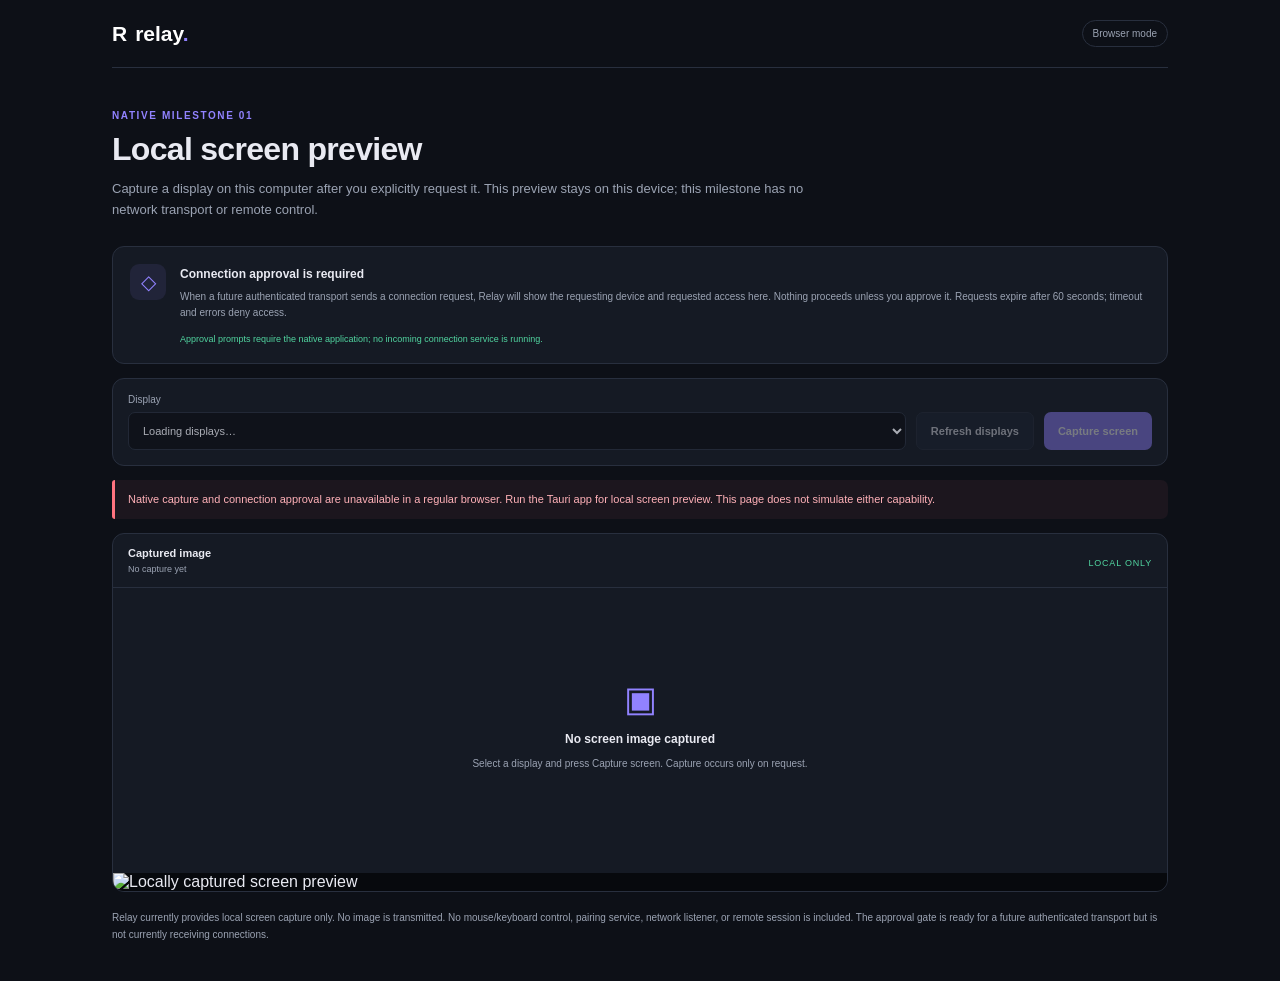
<file: desktop-ui/index.html>
<!doctype html>
<html lang="en">
<head>
  <meta charset="utf-8">
  <meta name="viewport" content="width=device-width, initial-scale=1">
  <meta name="color-scheme" content="dark light">
  <title>Relay — Local Screen Preview</title>
  <link rel="stylesheet" href="style.css">
  <script src="app.js" defer></script>
</head>
<body>
  <main class="shell">
    <header class="top"><a class="brand" href="#">R <span>relay<span class="dot">.</span></span></a><span id="runtime" class="badge">Checking runtime…</span></header>
    <section class="intro"><div class="eyebrow">NATIVE MILESTONE 01</div><h1>Local screen preview</h1><p>Capture a display on this computer after you explicitly request it. This preview stays on this device; this milestone has no network transport or remote control.</p></section>
    <section class="approval-policy card"><div class="policy-icon">◇</div><div><strong>Connection approval is required</strong><p>When a future authenticated transport sends a connection request, Relay will show the requesting device and requested access here. Nothing proceeds unless you approve it. Requests expire after 60 seconds; timeout and errors deny access.</p><span id="approval-status">No incoming connection service is running.</span></div></section>
    <section class="toolbar card"><div class="field"><label for="monitor">Display</label><select id="monitor" disabled><option>Loading displays…</option></select></div><button id="refresh" class="secondary" disabled>Refresh displays</button><button id="capture" class="primary" disabled>Capture screen</button></section>
    <p id="status" class="status" role="status">Checking whether this window is running as a native app…</p>
    <section class="preview card"><div class="preview-head"><div><strong>Captured image</strong><span id="dimensions">No capture yet</span></div><span class="local-label"><i></i> LOCAL ONLY</span></div><div id="placeholder" class="placeholder"><div class="display-icon">▣</div><strong>No screen image captured</strong><p>Select a display and press Capture screen. Capture occurs only on request.</p></div><img id="screen" alt="Locally captured screen preview" hidden></section>
    <footer>Relay currently provides local screen capture only. No image is transmitted. No mouse/keyboard control, pairing service, network listener, or remote session is included. The approval gate is ready for a future authenticated transport but is not currently receiving connections.</footer>
  </main>
  <dialog id="approval-dialog" class="approval-dialog" aria-labelledby="approval-title">
    <div class="dialog-eyebrow">INCOMING CONNECTION · REVIEW CAREFULLY</div>
    <h2 id="approval-title">Allow this device to connect?</h2>
    <p class="dialog-warning">Only approve a device and person you recognize. Approval is not authentication; the future transport must already have authenticated this device.</p>
    <dl class="request-details"><div><dt>Device name</dt><dd id="request-name"></dd></div><div><dt>Device ID</dt><dd id="request-id"></dd></div><div><dt>Operating system</dt><dd id="request-os"></dd></div><div><dt>Requested access</dt><dd id="request-access"></dd></div></dl>
    <p class="expiry">This request expires in 60 seconds. No response means deny.</p>
    <div class="dialog-buttons"><button id="deny-request" class="secondary">Deny</button><button id="approve-request" class="primary">Approve request</button></div>
  </dialog>
</body>
</html>
</file>
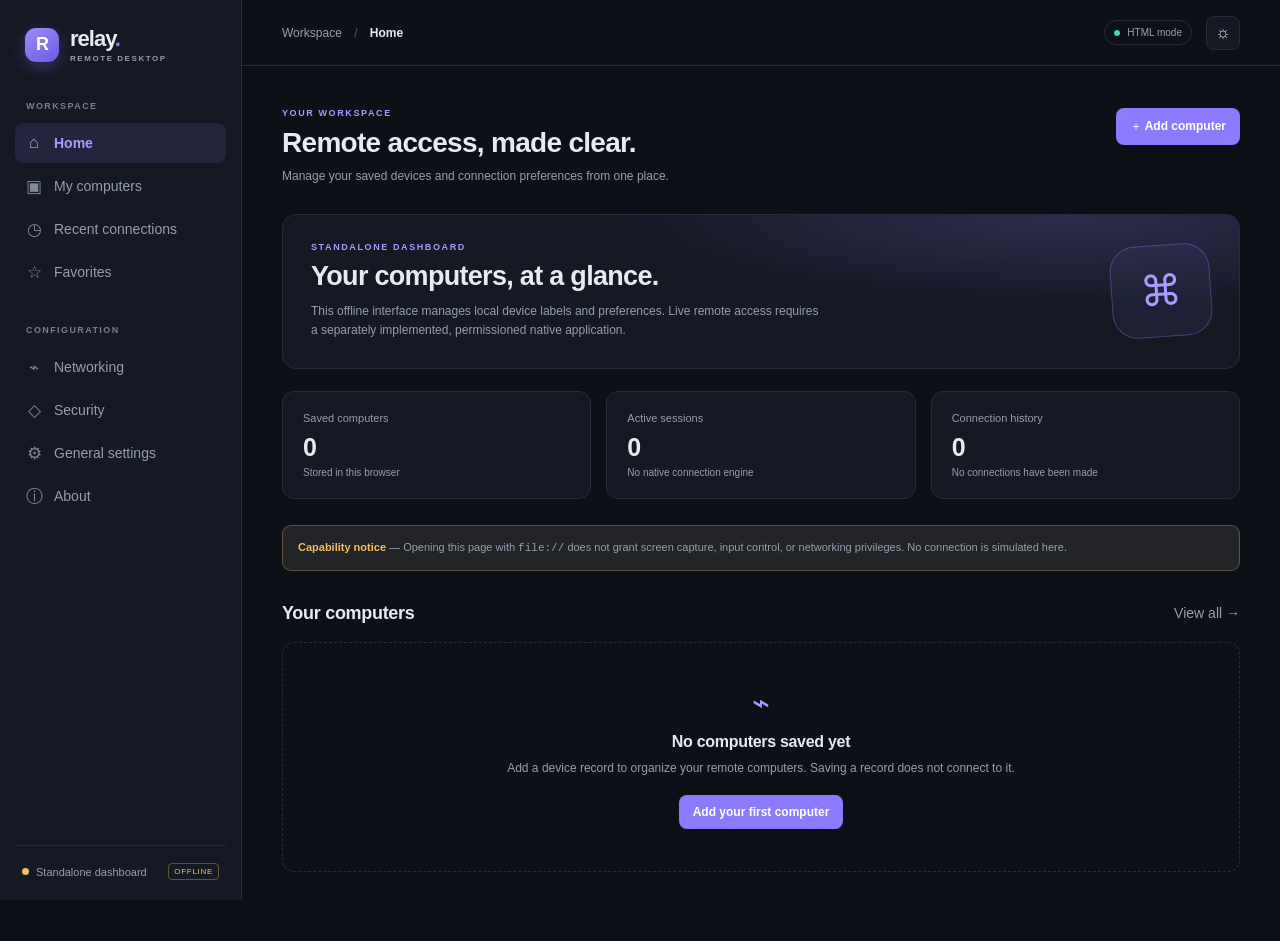
<file: frontend/index.html>
<!doctype html>
<html lang="en">
<head>
  <meta charset="utf-8">
  <meta name="viewport" content="width=device-width, initial-scale=1">
  <meta name="color-scheme" content="dark light">
  <title>Relay — Remote Desktop</title>
  <link rel="stylesheet" href="style.css">
  <script src="app.js" defer></script>
</head>
<body>
  <div class="app-shell">
    <aside class="sidebar" aria-label="Main navigation">
      <a class="brand" href="#home" aria-label="Relay home"><span class="brand-mark">R</span><span>relay<span class="brand-dot">.</span><small>REMOTE DESKTOP</small></span></a>
      <div class="nav-label">WORKSPACE</div>
      <nav id="navigation">
        <a href="#home" data-page="home" class="nav-item active"><span>⌂</span>Home</a>
        <a href="#computers" data-page="computers" class="nav-item"><span>▣</span>My computers</a>
        <a href="#recent" data-page="recent" class="nav-item"><span>◷</span>Recent connections</a>
        <a href="#favorites" data-page="favorites" class="nav-item"><span>☆</span>Favorites</a>
      </nav>
      <div class="nav-label nav-label-spaced">CONFIGURATION</div>
      <nav>
        <a href="#networking" data-page="networking" class="nav-item"><span>⌁</span>Networking</a>
        <a href="#security" data-page="security" class="nav-item"><span>◇</span>Security</a>
        <a href="#settings" data-page="settings" class="nav-item"><span>⚙</span>General settings</a>
        <a href="#about" data-page="about" class="nav-item"><span>ⓘ</span>About</a>
      </nav>
      <div class="sidebar-footer"><span class="status-dot"></span> Standalone dashboard <span class="offline-tag">OFFLINE</span></div>
    </aside>
    <main class="main-area">
      <header class="topbar"><div class="breadcrumb">Workspace <span>/</span> <strong id="crumb">Home</strong></div><div class="top-actions"><span class="mode-pill"><span class="status-dot"></span> HTML mode</span><button class="icon-button" id="theme-toggle" title="Toggle color theme" aria-label="Toggle color theme">☼</button></div></header>
      <div id="notice" class="notice" role="status" hidden></div>
      <section id="view" class="view" aria-live="polite"></section>
    </main>
  </div>
  <dialog id="add-dialog" class="dialog">
    <form id="add-form" method="dialog">
      <div class="dialog-heading"><div><div class="eyebrow">DEVICE MANAGEMENT</div><h2>Add a computer</h2></div><button class="icon-button" value="cancel" aria-label="Close">×</button></div>
      <p class="muted">Save a device label and ID locally. This dashboard cannot discover or connect to computers.</p>
      <label>Computer name<input name="name" maxlength="80" required placeholder="e.g. Studio Mac"></label>
      <label>Device ID<input name="deviceId" maxlength="100" required placeholder="Enter an ID provided by your trusted device"></label>
      <div class="dialog-actions"><button class="button secondary" value="cancel">Cancel</button><button class="button primary" value="save">Save device</button></div>
    </form>
  </dialog>
</body>
</html>
</file>
<file: desktop-ui/style.css>
*{box-sizing:border-box} :root{font-family:Inter,-apple-system,BlinkMacSystemFont,"Segoe UI",sans-serif;color:#e9eaf2;background:#0d1017;font-synthesis:none;text-rendering:optimizeLegibility;--bg:#0d1017;--panel:#151a24;--line:#282f3e;--muted:#9ba3b3;--accent:#9182ff;--green:#51d5a0;--yellow:#f2bd61}body{margin:0;min-width:320px;background:var(--bg);color:#e9eaf2}.shell{max-width:1120px;margin:auto;padding:0 32px 38px}.top{height:68px;border-bottom:1px solid var(--line);display:flex;align-items:center;justify-content:space-between}.brand{display:flex;align-items:center;gap:8px;color:white;text-decoration:none;font-size:21px;font-weight:800}.brand:first-letter{background:var(--accent);border-radius:8px;padding:4px 8px}.dot{color:var(--accent)}.badge{font-size:10px;color:var(--muted);border:1px solid var(--line);border-radius:16px;padding:7px 10px}.intro{padding:42px 0 25px}.eyebrow{font-size:10px;letter-spacing:1.6px;color:var(--accent);font-weight:750;margin-bottom:10px}h1{font-size:32px;letter-spacing:-.7px;margin:0 0 10px}.intro p{max-width:720px;color:var(--muted);font-size:13px;line-height:1.65;margin:0}.card{background:var(--panel);border:1px solid var(--line);border-radius:12px}.toolbar{display:flex;align-items:flex-end;gap:10px;padding:15px;margin-bottom:14px}.field{flex:1;min-width:200px}label{display:block;color:var(--muted);font-size:10px;margin-bottom:7px}select,button{height:38px;border-radius:7px;font:inherit;font-size:11px}select{width:100%;border:1px solid var(--line);background:var(--bg);color:#e9eaf2;padding:0 10px}button{padding:0 14px;cursor:pointer;font-weight:650}button:disabled{opacity:.42;cursor:not-allowed}.primary{background:var(--accent);border:0;color:white}.secondary{border:1px solid var(--line);background:#1b2230;color:#e9eaf2}.status{border-left:3px solid var(--accent);background:#9182ff10;color:var(--muted);font-size:11px;line-height:1.55;padding:11px 13px;border-radius:3px 7px 7px 3px}.status.error{border-color:#ff737f;color:#ffb1b8;background:#ff737f10}.status.success{border-color:var(--green);color:var(--green);background:#51d5a010}.preview{min-height:320px;margin-top:14px;overflow:hidden}.preview-head{display:flex;justify-content:space-between;align-items:center;padding:13px 15px;border-bottom:1px solid var(--line)}.preview-head strong{display:block;font-size:11px}.preview-head span{display:block;font-size:9px;color:var(--muted);margin-top:5px}.local-label{font-size:9px!important;letter-spacing:.8px;color:var(--green)!important;display:flex;align-items:center;gap:6px}.local-label i{width:6px;height:6px;background:var(--green);border-radius:50%}.placeholder{min-height:285px;display:flex;align-items:center;justify-content:center;flex-direction:column;text-align:center;padding:25px}.display-icon{font-size:35px;color:var(--accent);margin-bottom:13px}.placeholder strong{font-size:12px}.placeholder p{max-width:380px;color:var(--muted);font-size:10px;line-height:1.6}#screen{display:block;width:100%;height:auto;max-height:70vh;object-fit:contain;background:#07090d}footer{font-size:10px;color:var(--muted);line-height:1.7;margin-top:17px}.approval-policy{display:flex;gap:14px;padding:17px;margin-bottom:14px}.policy-icon{flex:none;width:36px;height:36px;display:grid;place-items:center;border-radius:9px;background:#9182ff18;color:var(--accent);font-size:20px}.approval-policy strong{font-size:12px}.approval-policy p{font-size:10px;line-height:1.6;color:var(--muted);margin:7px 0}.approval-policy span{font-size:9px;color:var(--green)}.approval-dialog{width:min(490px,calc(100% - 28px));background:#151a24;color:#e9eaf2;border:1px solid #343c4d;border-radius:14px;padding:23px;box-shadow:0 24px 80px #0009}.approval-dialog::backdrop{background:#05070bd9;backdrop-filter:blur(4px)}.dialog-eyebrow{font-size:9px;letter-spacing:1.4px;color:#ffbd66;font-weight:750;margin-bottom:10px}.approval-dialog h2{font-size:19px;margin:0 0 9px}.dialog-warning{font-size:11px;line-height:1.6;color:#ffca88}.request-details{margin:18px 0 12px;border-top:1px solid #282f3e}.request-details div{display:grid;grid-template-columns:125px 1fr;gap:12px;padding:10px 0;border-bottom:1px solid #282f3e}.request-details dt{font-size:10px;color:#9ba3b3}.request-details dd{font-size:11px;margin:0;overflow-wrap:anywhere}.expiry{font-size:10px;color:#9ba3b3}.dialog-buttons{display:flex;justify-content:flex-end;gap:9px;margin-top:20px}.expiry{color:#f2bd61}@media(max-width:600px){.shell{padding:0 15px 26px}.intro{padding-top:30px}h1{font-size:27px}.toolbar{align-items:stretch;flex-direction:column}.field{min-width:0}button{width:100%}.preview{min-height:250px}.approval-policy{align-items:flex-start}.request-details div{grid-template-columns:100px 1fr}.dialog-buttons{flex-direction:column-reverse}}
</file>
<file: frontend/style.css>
@import url('data:text/css,');
:root{font-family:Inter,-apple-system,BlinkMacSystemFont,"Segoe UI",sans-serif;color:#e8eaf2;background:#0d1017;font-synthesis:none;text-rendering:optimizeLegibility;--bg:#0d1017;--panel:#141923;--panel2:#191f2b;--border:#262d3a;--text:#e8eaf2;--muted:#969eaf;--accent:#8b7cff;--accent2:#a79cff;--green:#51d5a0;--yellow:#f3be63;--red:#ff7f8a;--shadow:0 12px 32px #0003}
:root[data-theme="light"]{color-scheme:light;color:#202432;background:#f4f6fa;--bg:#f4f6fa;--panel:#fff;--panel2:#f6f7fb;--border:#e1e5ed;--text:#202432;--muted:#687184;--accent:#6653e8;--accent2:#5844d5;--green:#168c63;--yellow:#a76b0a;--red:#c84352;--shadow:0 12px 32px #27334a12}
*{box-sizing:border-box}body{margin:0;min-width:320px;background:var(--bg);color:var(--text);font-size:14px}.app-shell{min-height:100vh}.sidebar{width:242px;position:fixed;inset:0 auto 0 0;background:var(--panel);border-right:1px solid var(--border);padding:26px 15px 16px;display:flex;flex-direction:column;z-index:2}.brand{display:flex;gap:11px;align-items:center;color:var(--text);text-decoration:none;font-size:22px;font-weight:750;letter-spacing:-1px;padding:0 10px 38px}.brand-mark{display:grid;place-items:center;width:34px;height:34px;border-radius:11px;background:linear-gradient(145deg,#9b8cff,#6b5bdf);color:white;font-size:18px;box-shadow:0 5px 16px #7765ed55}.brand-dot{color:var(--accent)}.brand small{display:block;font-size:8px;letter-spacing:1.55px;font-weight:650;color:var(--muted);margin-top:2px}.nav-label{font-size:9px;letter-spacing:1.4px;color:#777f90;font-weight:750;padding:0 11px 9px}.nav-label-spaced{margin-top:30px}.nav-item{height:40px;padding:0 11px;display:flex;align-items:center;gap:12px;border-radius:8px;color:var(--muted);text-decoration:none;margin:3px 0;transition:.15s}.nav-item>span{width:16px;text-align:center;font-size:17px;color:#81899a}.nav-item:hover{background:var(--panel2);color:var(--text)}.nav-item.active{color:var(--accent2);background:color-mix(in srgb,var(--accent) 12%,transparent);font-weight:650}.nav-item.active>span{color:var(--accent2)}.sidebar-footer{margin-top:auto;border-top:1px solid var(--border);padding:17px 7px 4px;color:var(--muted);font-size:11px;display:flex;align-items:center;gap:7px}.status-dot{width:7px;height:7px;border-radius:50%;background:var(--yellow);display:inline-block;flex:none}.offline-tag{margin-left:auto;font-size:8px;letter-spacing:.7px;color:var(--yellow);border:1px solid color-mix(in srgb,var(--yellow) 35%,transparent);border-radius:4px;padding:3px 5px}.main-area{margin-left:242px;min-height:100vh}.topbar{height:66px;display:flex;align-items:center;justify-content:space-between;padding:0 40px;border-bottom:1px solid var(--border);background:var(--bg)}.breadcrumb{color:var(--muted);font-size:12px}.breadcrumb span{margin:0 9px;color:#555d6c}.breadcrumb strong{color:var(--text);font-weight:600}.top-actions{display:flex;align-items:center;gap:14px}.mode-pill{font-size:10px;color:var(--muted);border:1px solid var(--border);padding:6px 9px;border-radius:20px;display:flex;align-items:center;gap:7px}.mode-pill .status-dot{background:var(--green);width:6px;height:6px}.icon-button{width:34px;height:34px;border-radius:8px;background:var(--panel);border:1px solid var(--border);color:var(--text);font-size:17px;cursor:pointer}.icon-button:hover{border-color:var(--accent)}.view{max-width:1180px;margin:0 auto;padding:42px 40px 70px}.page-head{display:flex;justify-content:space-between;align-items:flex-start;gap:18px;margin-bottom:28px}.eyebrow{font-size:9px;letter-spacing:1.6px;color:var(--accent2);font-weight:750;margin-bottom:9px}h1{font-size:28px;letter-spacing:-.7px;margin:0 0 8px}h2{font-size:18px;margin:0 0 8px;letter-spacing:-.3px}.subtitle,.muted{color:var(--muted);line-height:1.6;margin:0;font-size:12px}.button{border:0;border-radius:8px;padding:10px 14px;font:inherit;font-size:12px;font-weight:650;cursor:pointer;transition:.15s}.button.primary{background:var(--accent);color:white}.button.primary:hover{background:var(--accent2)}.button.secondary{color:var(--text);background:var(--panel2);border:1px solid var(--border)}.button.secondary:hover{border-color:var(--accent)}.button.danger{color:var(--red);background:transparent;border:1px solid color-mix(in srgb,var(--red) 40%,transparent)}.button:disabled{opacity:.45;cursor:not-allowed}.card{background:var(--panel);border:1px solid var(--border);border-radius:12px;padding:20px}.hero{padding:27px 28px;background:radial-gradient(ellipse at 82% 0%,color-mix(in srgb,var(--accent) 20%,transparent),transparent 43%),var(--panel);border:1px solid var(--border);border-radius:14px;margin-bottom:22px;display:flex;justify-content:space-between;align-items:center;gap:20px}.hero h1{font-size:27px;margin-bottom:10px}.hero p{max-width:510px}.hero-icon{width:100px;height:92px;border:1px solid color-mix(in srgb,var(--accent) 35%,transparent);border-radius:25px;display:grid;place-items:center;font-size:42px;color:var(--accent2);transform:rotate(-4deg);background:color-mix(in srgb,var(--accent) 7%,transparent)}.grid{display:grid;gap:15px}.grid.stats{grid-template-columns:repeat(3,1fr);margin:18px 0 26px}.stat-label{font-size:11px;color:var(--muted)}.stat-value{font-size:25px;font-weight:700;margin:9px 0 5px;letter-spacing:-.5px}.stat-foot{font-size:10px;color:var(--muted)}.section-title{display:flex;justify-content:space-between;align-items:center;margin:26px 0 13px}.section-title h2{margin:0}.device-grid{grid-template-columns:repeat(2,minmax(0,1fr))}.device-card{padding:18px}.device-top{display:flex;align-items:flex-start;justify-content:space-between}.device-icon{width:39px;height:39px;border-radius:10px;background:var(--panel2);display:grid;place-items:center;color:var(--accent2);font-size:19px}.device-name{font-weight:650;font-size:14px;margin:13px 0 5px}.device-meta{font-size:10px;color:var(--muted);line-height:1.8}.pill{font-size:9px;border-radius:20px;padding:5px 8px;color:var(--muted);background:var(--panel2);white-space:nowrap}.pill.offline{color:var(--yellow)}.pill.online{color:var(--green)}.device-bottom{border-top:1px solid var(--border);margin-top:14px;padding-top:13px;display:flex;justify-content:space-between;align-items:center}.device-bottom .button{padding:8px 11px}.empty{padding:42px 20px;text-align:center;border:1px dashed var(--border);border-radius:12px}.empty-symbol{font-size:30px;color:var(--accent2);margin-bottom:13px}.empty h2{font-size:16px}.empty .button{margin-top:17px}.info-banner{padding:13px 15px;border-radius:9px;border:1px solid color-mix(in srgb,var(--yellow) 30%,transparent);background:color-mix(in srgb,var(--yellow) 6%,var(--panel));color:var(--muted);font-size:11px;line-height:1.6}.info-banner strong{color:var(--yellow)}.two-col{display:grid;grid-template-columns:1fr 1fr;gap:15px}.setting-row{display:flex;justify-content:space-between;align-items:center;gap:22px;padding:15px 0;border-bottom:1px solid var(--border)}.setting-row:last-child{border-bottom:0}.setting-title{font-size:12px;font-weight:600;margin-bottom:4px}.setting-help{font-size:10px;color:var(--muted);line-height:1.5}.field{margin:14px 0}.field label,.dialog label{display:block;font-size:11px;font-weight:600;margin-bottom:7px}.field input,.field select,.dialog input{width:100%;background:var(--bg);border:1px solid var(--border);border-radius:7px;padding:10px 11px;color:var(--text);font:inherit;font-size:12px;outline:none}.field input:focus,.field select:focus,.dialog input:focus{border-color:var(--accent)}.field-help{font-size:10px;color:var(--muted);margin-top:6px}.toggle{appearance:none;width:34px;height:19px;background:#515969;border-radius:20px;position:relative;cursor:pointer;flex:none;transition:.2s}.toggle:checked{background:var(--accent)}.toggle:before{content:"";position:absolute;top:3px;left:3px;width:13px;height:13px;border-radius:50%;background:#fff;transition:.2s}.toggle:checked:before{left:18px}.notice{position:fixed;top:78px;right:26px;max-width:390px;padding:13px 16px;background:var(--panel);border:1px solid var(--border);border-left:3px solid var(--accent);box-shadow:var(--shadow);border-radius:8px;z-index:5;font-size:12px;line-height:1.5}.notice.error{border-left-color:var(--red)}.notice.success{border-left-color:var(--green)}.dialog{width:min(440px,calc(100% - 32px));background:var(--panel);color:var(--text);border:1px solid var(--border);border-radius:13px;padding:23px;box-shadow:var(--shadow)}.dialog::backdrop{background:#05070bc9;backdrop-filter:blur(3px)}.dialog-heading{display:flex;justify-content:space-between;align-items:flex-start}.dialog h2{font-size:20px}.dialog label{margin-top:19px}.dialog-actions{display:flex;justify-content:flex-end;gap:9px;margin-top:24px}.list-row{display:flex;justify-content:space-between;align-items:center;padding:14px 0;border-bottom:1px solid var(--border)}.list-row:last-child{border-bottom:0}.tag{font-size:9px;color:var(--muted);padding:5px 8px;border:1px solid var(--border);border-radius:5px}.footer-note{margin-top:30px;color:var(--muted);font-size:10px;line-height:1.7}.code-label{font-family:ui-monospace,monospace;font-size:10px;color:var(--muted)}
@media(max-width:850px){.sidebar{width:66px;padding:20px 9px}.brand{padding:0 6px 35px}.brand>span:last-child,.nav-label,.nav-item:not(.active){} .brand>span:last-child{display:none}.nav-item{justify-content:center;padding:0}.nav-item{font-size:0}.nav-item>span{font-size:18px}.nav-label{font-size:0;padding:0}.nav-label-spaced{margin-top:25px}.sidebar-footer{font-size:0;justify-content:center;padding:15px 0}.offline-tag{display:none}.main-area{margin-left:66px}.topbar{padding:0 22px}.view{padding:32px 22px 55px}}
@media(max-width:580px){.sidebar{width:54px;padding-inline:6px}.main-area{margin-left:54px}.topbar{height:56px;padding:0 13px}.view{padding:25px 14px 45px}.page-head{display:block}.page-head>.button{margin-top:16px}.hero{padding:20px}.hero-icon{display:none}.grid.stats{grid-template-columns:1fr 1fr}.grid.stats .card:last-child{grid-column:span 2}.device-grid,.two-col{grid-template-columns:1fr}.mode-pill{font-size:0;padding:7px}.mode-pill .status-dot{margin:0}.breadcrumb{font-size:10px}.notice{right:12px;top:66px;left:66px}.hero h1{font-size:23px}}
</file>
